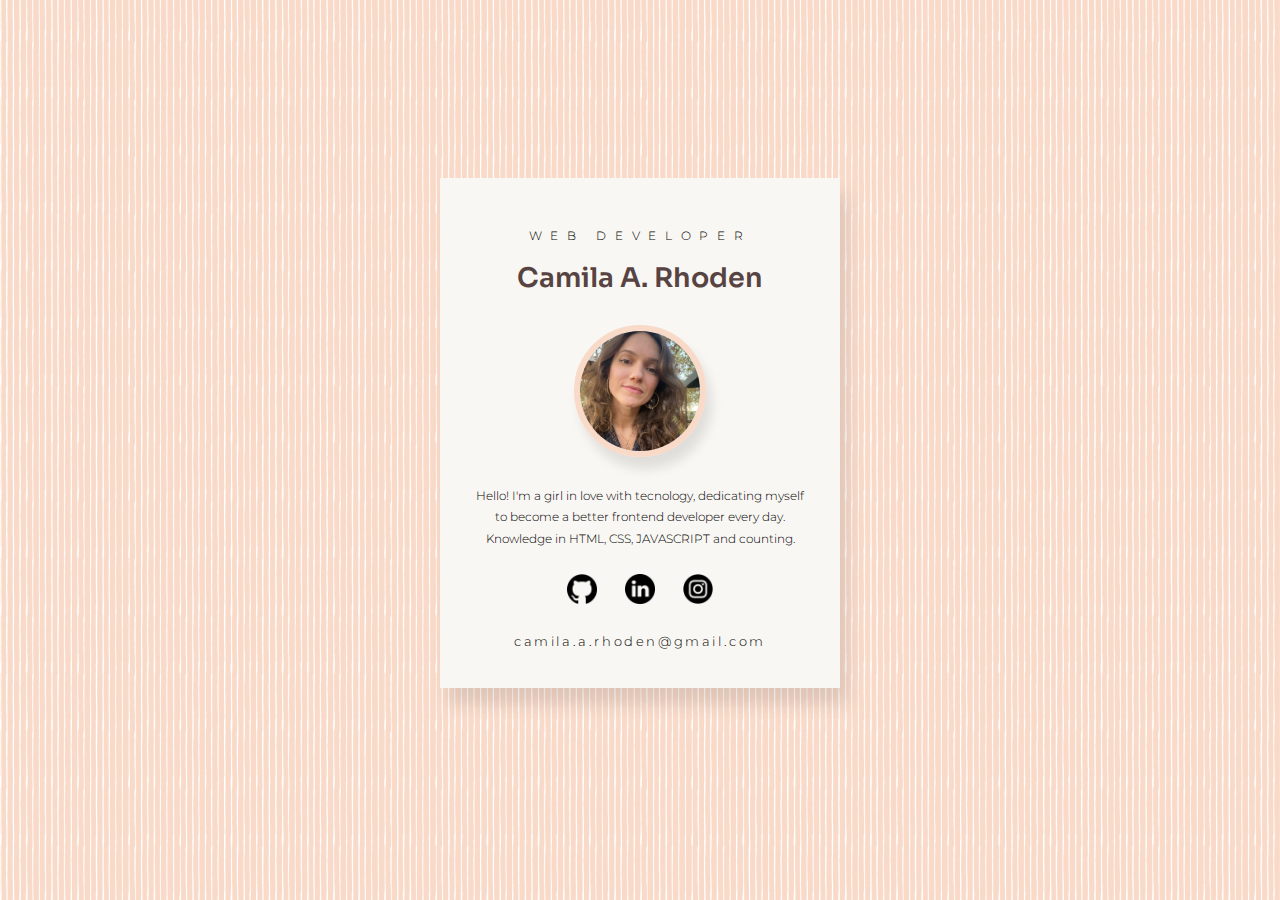
<file: portfolio/cartao/cartao.html>
<!DOCTYPE html>
<html lang="pt-BR">
<head>
    <meta charset="UTF-8">
    <meta http-equiv="X-UA-Compatible" content="IE=edge">
    <meta name="viewport" content="width=device-width, initial-scale=1.0">
    <title>Camila Rhoden's Bussiness Card</title>

    <link rel="stylesheet" href="style.css">

</head>
<body>

    <div class="frame">
        <div class="card">
            <div>
                <div class="title">
                    <h3>WEB DEVELOPER</h3>
                    <h1>Camila A. Rhoden</h1>
                    <img src="img/Camila Profile.jpg" alt="foto de perfil de Camila Rhoden. Mulher, cabelo castanho claro ondulado, olhos castanhos, pele clara." id="profile">
                    <p class="">Hello! I'm a girl in love with tecnology, dedicating myself to become a better frontend developer every day. Knowledge in HTML, CSS, JAVASCRIPT and counting.</p>
                </div>

                <div class="content">
                    <div>
                        <a href="https://github.com/camilarhoden"><img src="img/github.png" alt="ícone do github"></a>
                        <a href="https://www.linkedin.com/in/camila-rhoden/"><img src="img/linkedin.png" alt="ícone do linkedin"></a>
                        <a href="https://www.instagram.com/camilarhoden/"><img src="img/instagram.png" alt="ícone do instagram"></a>
                    </div>
                    <h3>camila.a.rhoden@gmail.com</h3>
                </div>
            </div>
        </div>
    </div>
    
</body>
</html>
</file>
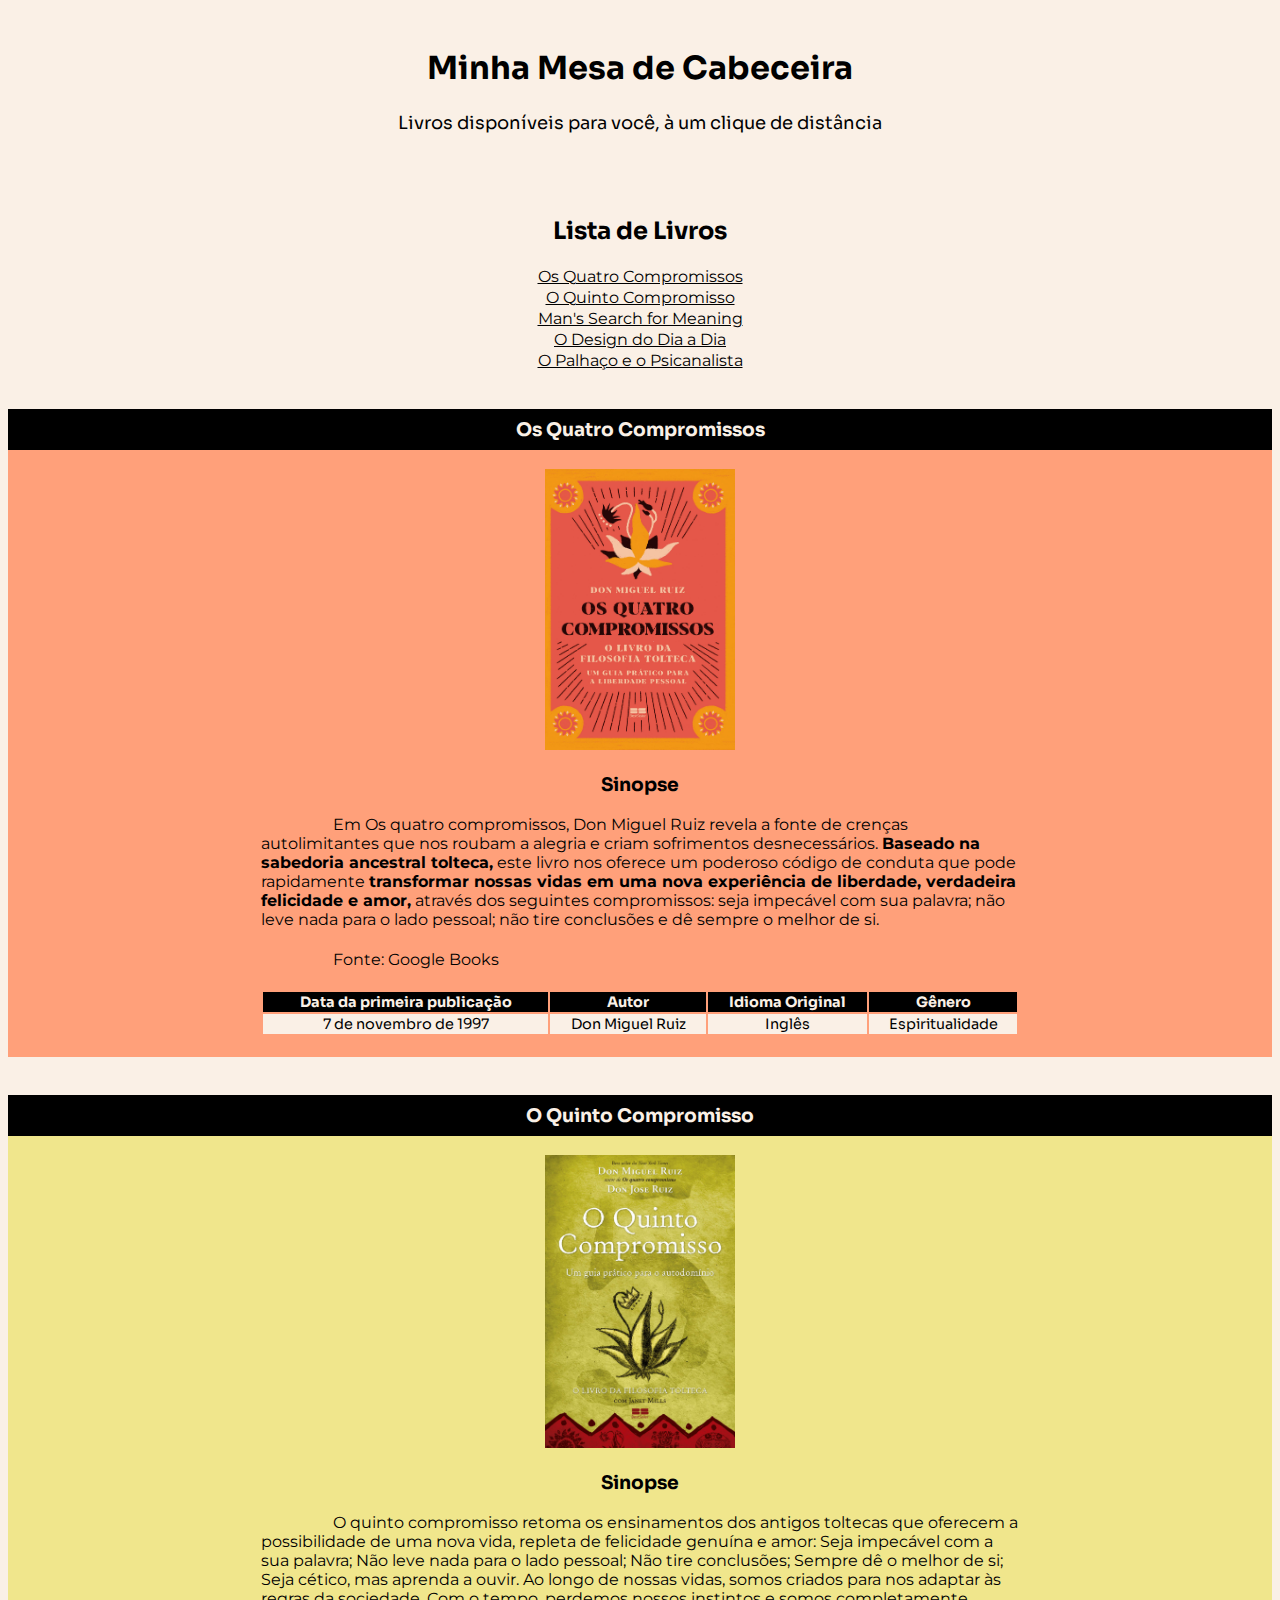
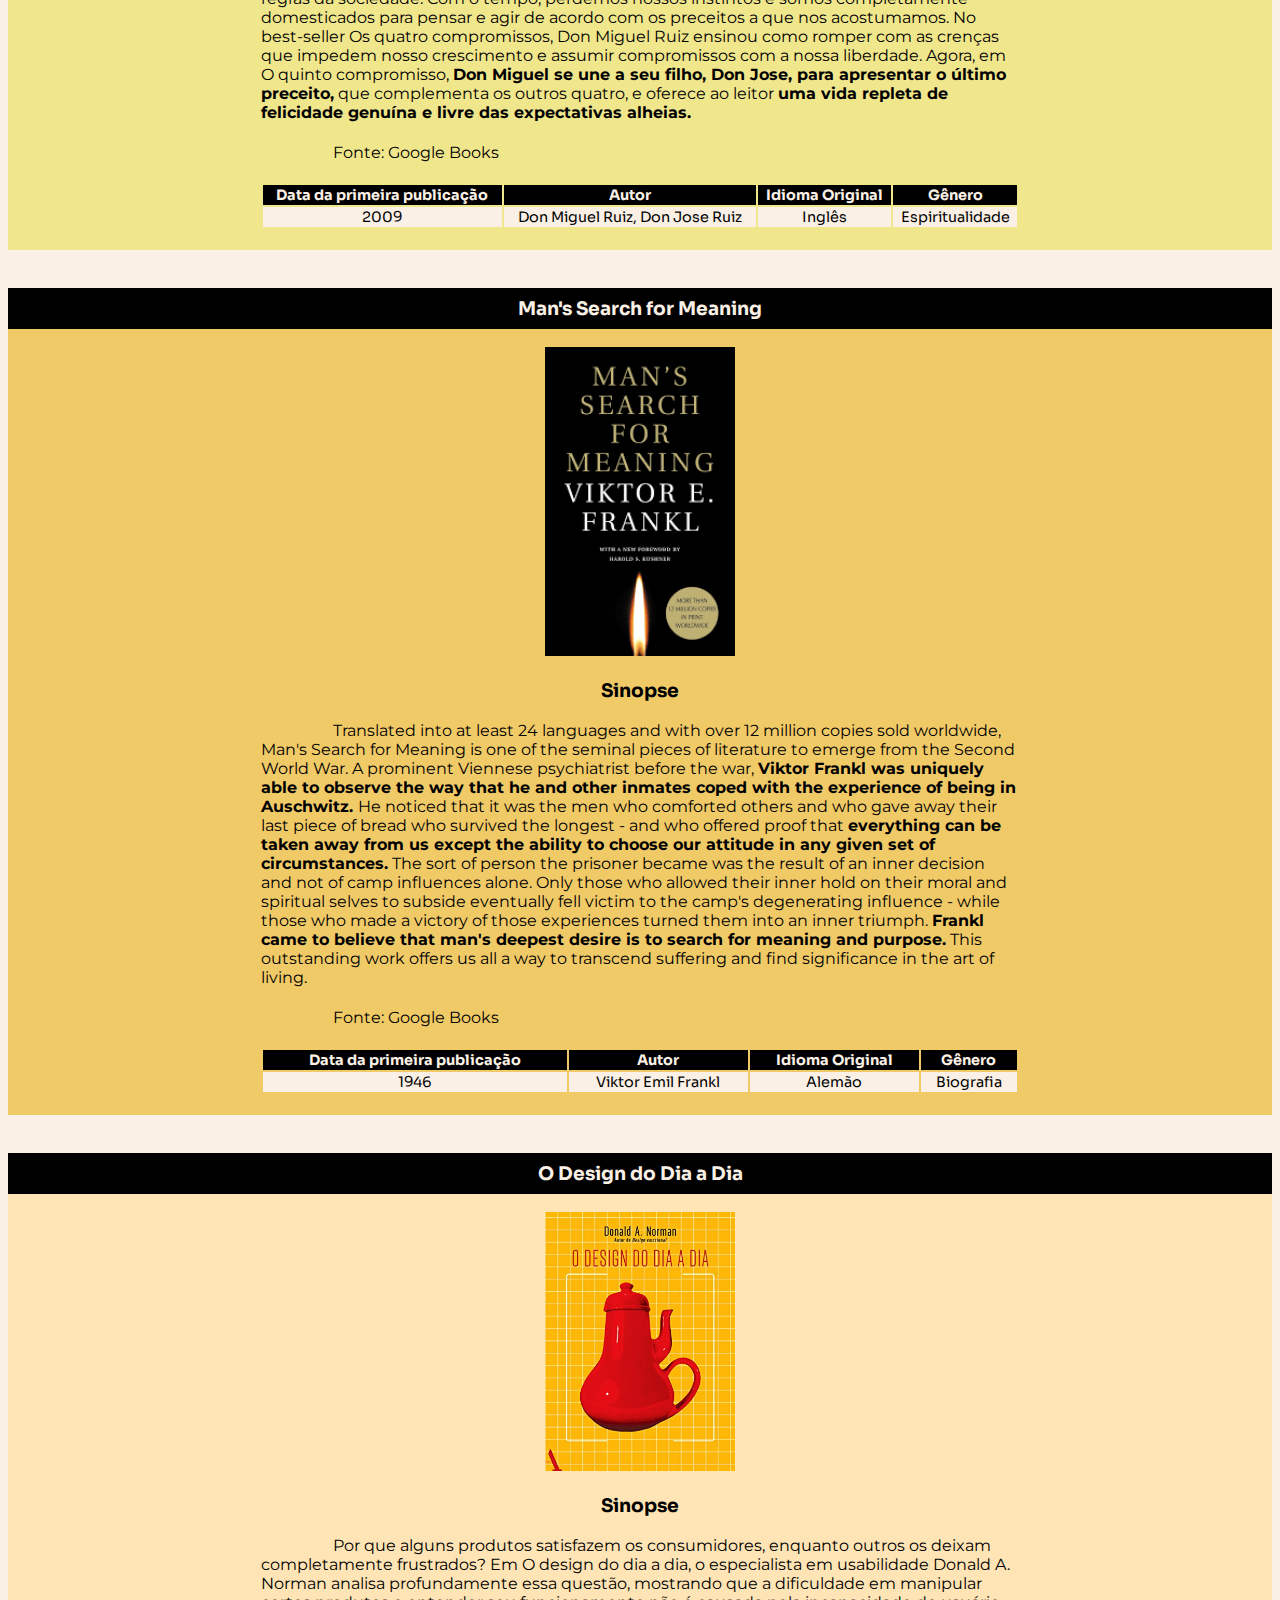
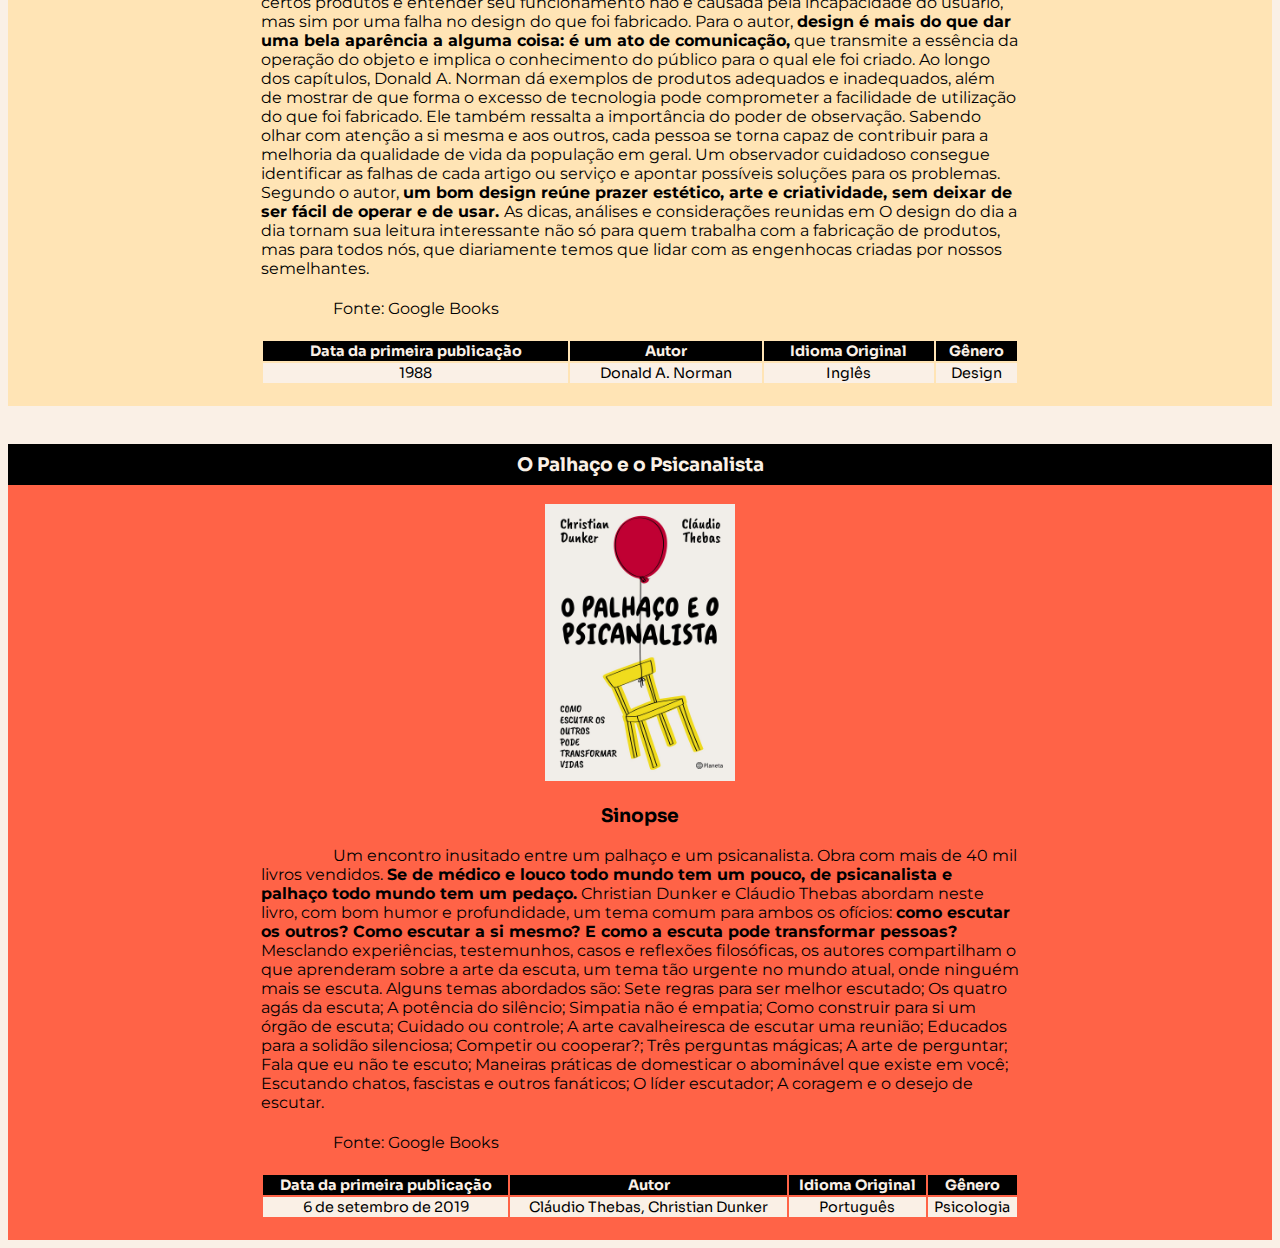
<file: portfolio/estante/estante.html>
<!DOCTYPE html>
<html lang="pt-br">
<head>
    <meta charset="UTF-8">
    <meta http-equiv="X-UA-Compatible" content="IE=edge">
    <meta name="viewport" content="width=device-width, initial-scale=1.0">

    <link rel="stylesheet" href="style.css">

    <link rel="preconnect" href="https://fonts.googleapis.com">
    <link rel="preconnect" href="https://fonts.gstatic.com" crossorigin>
    <link href="https://fonts.googleapis.com/css2?family=Montserrat:wght@400;600&family=Sora:wght@200;400;600&display=swap" rel="stylesheet">

    <title>Minha Mesa de Cabeceira</title>

</head>

<body>

    <div>
        <p><br></p>
        <h1 class="head">Minha Mesa de Cabeceira</h1>
        <h4 class="head"">Livros disponíveis para você, à um clique de distância</h4>
        <p><br></p>
    </div>

    <p><br></p>

    <div id="sumario">
        <h2>Lista de Livros</h2>
            <a href="#livro1"> Os Quatro Compromissos      </a><br>
            <a href="#livro2"> O Quinto Compromisso        </a><br>
            <a href="#livro3"> Man's Search for Meaning    </a><br>
            <a href="#livro4"> O Design do Dia a Dia       </a><br>
            <a href="#livro5"> O Palhaço e o Psicanalista  </a><br>
    </div>
    
    <p><br></p>

    <section id="livro1">
        <h3 class="tituloLivro">Os Quatro Compromissos</h3>
        <img src="img/osquatrocomprimissos.jpg">
        <h3>Sinopse</h3>
        <p> Em Os quatro compromissos, Don Miguel Ruiz revela a fonte de crenças autolimitantes que nos roubam a alegria e criam sofrimentos desnecessários.
        <span>Baseado na sabedoria ancestral tolteca,</span> este livro nos oferece um poderoso código de conduta que pode rapidamente <span> transformar nossas vidas em uma nova experiência de liberdade, verdadeira felicidade e amor,</span> através dos seguintes compromissos: seja impecável com sua palavra; não leve nada para o lado pessoal; não tire conclusões e dê sempre o melhor de si.</p>
        <br>
        <p>Fonte: Google Books</p>
        <br>
        <table>
            <tr>
                <th>Data da primeira publicação </th>
                <th>Autor                       </th>
                <th>Idioma Original             </th>
                <th>Gênero                      </th>
            </tr>

            <tr>
                <td>7 de novembro de 1997       </td>
                <td>Don Miguel Ruiz             </td>
                <td>Inglês                      </td>
                <td>Espiritualidade             </td>
            </tr>

        </table>
        <br>
    </section>

   <p><br></p>

    <section id="livro2">
        <h3 class="tituloLivro">O Quinto Compromisso</h3>
        <img src="img/oquintocompromisso.jpg">
        <h3>Sinopse</h3>
        <p>O quinto compromisso retoma os ensinamentos dos antigos toltecas que oferecem a possibilidade de uma nova vida, repleta de felicidade genuína e amor: Seja impecável com a sua palavra; Não leve nada para o lado pessoal; Não tire conclusões; Sempre dê o melhor de si; Seja cético, mas aprenda a ouvir.
        Ao longo de nossas vidas, somos criados para nos adaptar às regras da sociedade. Com o tempo, perdemos nossos instintos e somos completamente domesticados para pensar e agir de acordo com os preceitos a que nos acostumamos. No best-seller Os quatro compromissos, Don Miguel Ruiz ensinou como romper com as crenças que impedem nosso crescimento e assumir compromissos com a nossa liberdade. Agora, em O quinto compromisso, <span>Don Miguel se une a seu filho, Don Jose, para apresentar o último preceito,</span> que complementa os outros quatro, e oferece ao leitor <span>uma vida repleta de felicidade genuína e livre das expectativas alheias.</span> </p>
        <br>
        <p>Fonte: Google Books</p>
        <br>

        <table>
            <tr>
                <th>Data da primeira publicação </th>
                <th>Autor                       </th>
                <th>Idioma Original             </th>
                <th>Gênero                      </th>
            </tr>

            <tr>
                <td>2009                                </td>
                <td>Don Miguel Ruiz, Don Jose Ruiz      </td>
                <td>Inglês                              </td>
                <td>Espiritualidade                     </td>
            </tr>
        </table>
        <br>
    </section>

    <p><br></p>

    <section id="livro3">
        <h3 class="tituloLivro">Man's Search for Meaning</h3>
        <img src="img/manssearchformeaning.png">
        <h3>Sinopse</h3>
        <p>Translated into at least 24 languages and with over 12 million copies sold worldwide, Man's Search for Meaning is one of the seminal pieces of literature to emerge from the Second World War.
        A prominent Viennese psychiatrist before the war, <span>Viktor Frankl was uniquely able to observe the way that he and other inmates coped with the experience of being in Auschwitz. </span> He noticed that it was the men who comforted others and who gave away their last piece of bread who survived the longest - and who offered proof that <span>everything can be taken away from us except the ability to choose our attitude in any given set of circumstances.</span> The sort of person the prisoner became was the result of an inner decision and not of camp influences alone. Only those who allowed their inner hold on their moral and spiritual selves to subside eventually fell victim to the camp's degenerating influence - while those who made a victory of those experiences turned them into an inner triumph. <span>Frankl came to believe that man's deepest desire is to search for meaning and purpose.</span> This outstanding work offers us all a way to transcend suffering and find significance in the art of living.</p>
        <br>
        <p>Fonte: Google Books</p>
        <br>

        <table>
            <tr>
                <th>Data da primeira publicação </th>
                <th>Autor                       </th>
                <th>Idioma Original             </th>
                <th>Gênero                      </th>
            </tr>

            <tr>
                <td>1946                    </td>
                <td>Viktor Emil Frankl      </td>
                <td>Alemão                  </td>
                <td>Biografia               </td>
            </tr>
        </table>
        <br>
    </section>

    <p><br></p>

    <section id="livro4">
        <h3 class="tituloLivro">O Design do Dia a Dia</h3>
        <img src="img/designdodiaadia.jpg">
        <h3>Sinopse</h3>
        <p>Por que alguns produtos satisfazem os consumidores, enquanto outros os deixam completamente frustrados? Em O design do dia a dia, o especialista em usabilidade Donald A. Norman analisa profundamente essa questão, mostrando que a dificuldade em manipular certos produtos e entender seu funcionamento não é causada pela incapacidade do usuário, mas sim por uma falha no design do que foi fabricado. Para o autor, <span>design é mais do que dar uma bela aparência a alguma coisa: é um ato de comunicação,</span> que transmite a essência da operação do objeto e implica o conhecimento do público para o qual ele foi criado.
        Ao longo dos capítulos, Donald A. Norman dá exemplos de produtos adequados e inadequados, além de mostrar de que forma o excesso de tecnologia pode comprometer a facilidade de utilização do que foi fabricado. Ele também ressalta a importância do poder de observação. Sabendo olhar com atenção a si mesma e aos outros, cada pessoa se torna capaz de contribuir para a melhoria da qualidade de vida da população em geral. Um observador cuidadoso consegue identificar as falhas de cada artigo ou serviço e apontar possíveis soluções para os problemas.
        Segundo o autor, <span>um bom design reúne prazer estético, arte e criatividade, sem deixar de ser fácil de operar e de usar. </span> As dicas, análises e considerações reunidas em O design do dia a dia tornam sua leitura interessante não só para quem trabalha com a fabricação de produtos, mas para todos nós, que diariamente temos que lidar com as engenhocas criadas por nossos semelhantes.</p>
        <br>
        <p>Fonte: Google Books</p>
        <br>

        <table>
            <tr>
                <th>Data da primeira publicação </th>
                <th>Autor                       </th>
                <th>Idioma Original             </th>
                <th>Gênero                      </th>
            </tr>

            <tr>
                <td>1988            </td>
                <td>Donald A. Norman</td>
                <td>Inglês          </td>
                <td>Design          </td>
            </tr>
        </table>
        <br>
    </section>

    <p><br></p>

    <section id="livro5">
        <h3 class="tituloLivro">O Palhaço e o Psicanalista</h3>
        <img src="img/opalhacoeopsicanalista.jpg">
        <h3>Sinopse</h3>
        <p>Um encontro inusitado entre um palhaço e um psicanalista. Obra com mais de 40 mil livros vendidos.
        <span>Se de médico e louco todo mundo tem um pouco, de psicanalista e palhaço todo mundo tem um pedaço.</span> Christian Dunker e Cláudio Thebas abordam neste livro, com bom humor e profundidade, um tema comum para ambos os ofícios: <span>como escutar os outros? Como escutar a si mesmo? E como a escuta pode transformar pessoas?</span> 
        Mesclando experiências, testemunhos, casos e reflexões filosóficas, os autores compartilham o que aprenderam sobre a arte da escuta, um tema tão urgente no mundo atual, onde ninguém mais se escuta.
        Alguns temas abordados são:
        Sete regras para ser melhor escutado; Os quatro agás da escuta; A potência do silêncio; Simpatia não é empatia; Como construir para si um órgão de escuta; Cuidado ou controle; A arte cavalheiresca de escutar uma reunião; Educados para a solidão silenciosa; Competir ou cooperar?; Três perguntas mágicas; A arte de perguntar; Fala que eu não te escuto; Maneiras práticas de domesticar o abominável que existe em você; Escutando chatos, fascistas e outros fanáticos; O líder escutador; A coragem e o desejo de escutar.</p>
        <br>
        <p>Fonte: Google Books</p>
        <br>
        
        <table>
            <tr>
                <th>Data da primeira publicação </th>
                <th>Autor                       </th>
                <th>Idioma Original             </th>
                <th>Gênero                      </th>
            </tr>

            <tr>
                <td>6 de setembro de 2019            </td>
                <td>Cláudio Thebas, Christian Dunker </td>
                <td>Português                        </td>
                <td>Psicologia                       </td>
            </tr>
        </table>
        <br>
    </section>

</body>
</html>
</file>
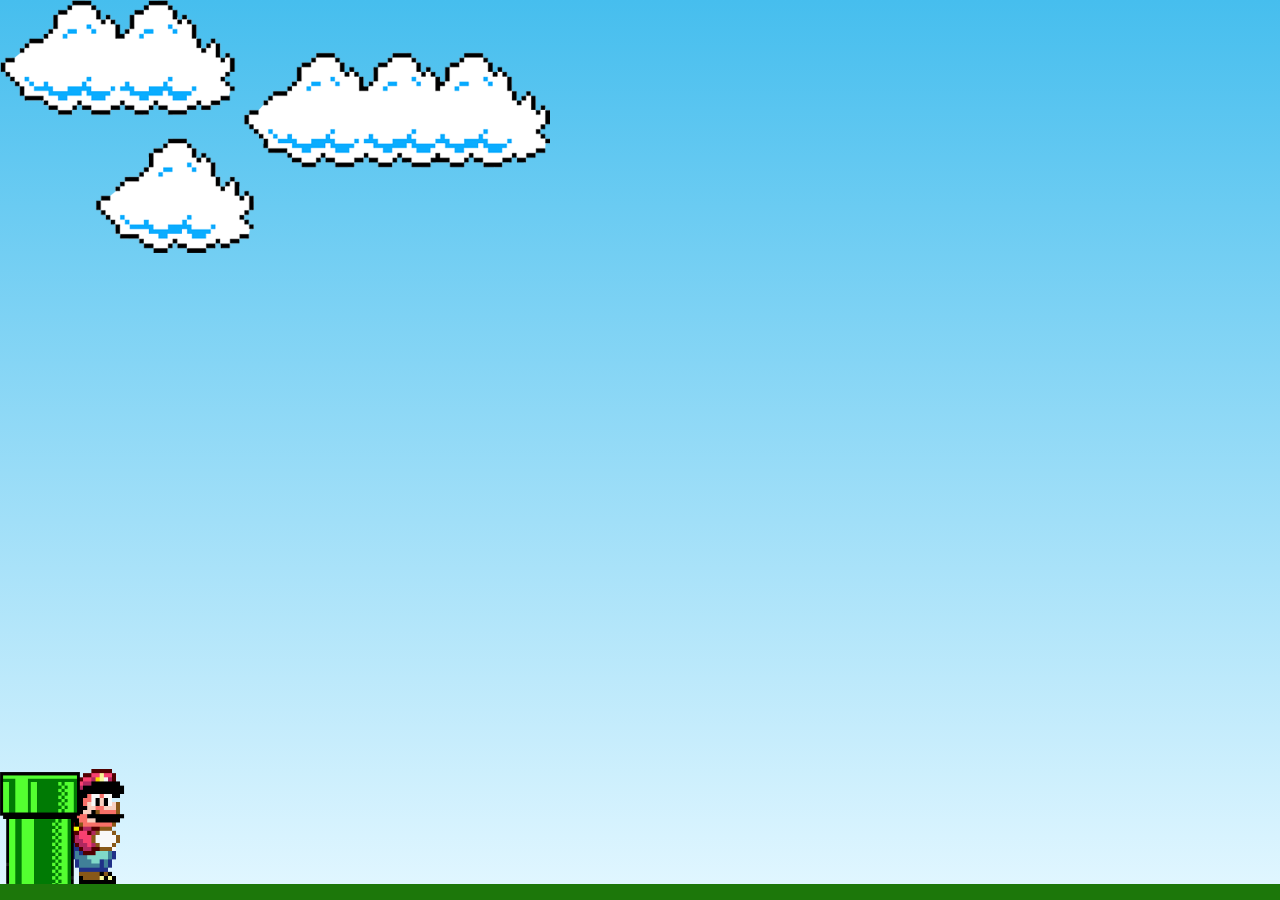
<file: portfolio/mario/mario.html>
<!DOCTYPE html>
<html>
<head>
    <meta charset="UTF-8">
    <meta http-equiv="X-UA-Compatible" content="IE=edge">
    <meta name="viewport" content="width=device-width, initial-scale=1.0">
    <title>Mario Jump</title>

    <link rel="stylesheet" type="text/css" href="style.css">

</head>
<body>

    <div class="game-board">
        <img src="img/clouds.png" alt="" class="clouds">
        <img src="img/mario.gif" alt="" class="mario">
        <img src="img/pipe.png" alt="" class="pipe">

    </div>
    
</body>
    <script type="text/javascript" src="script.js"></script>
</html>
</file>
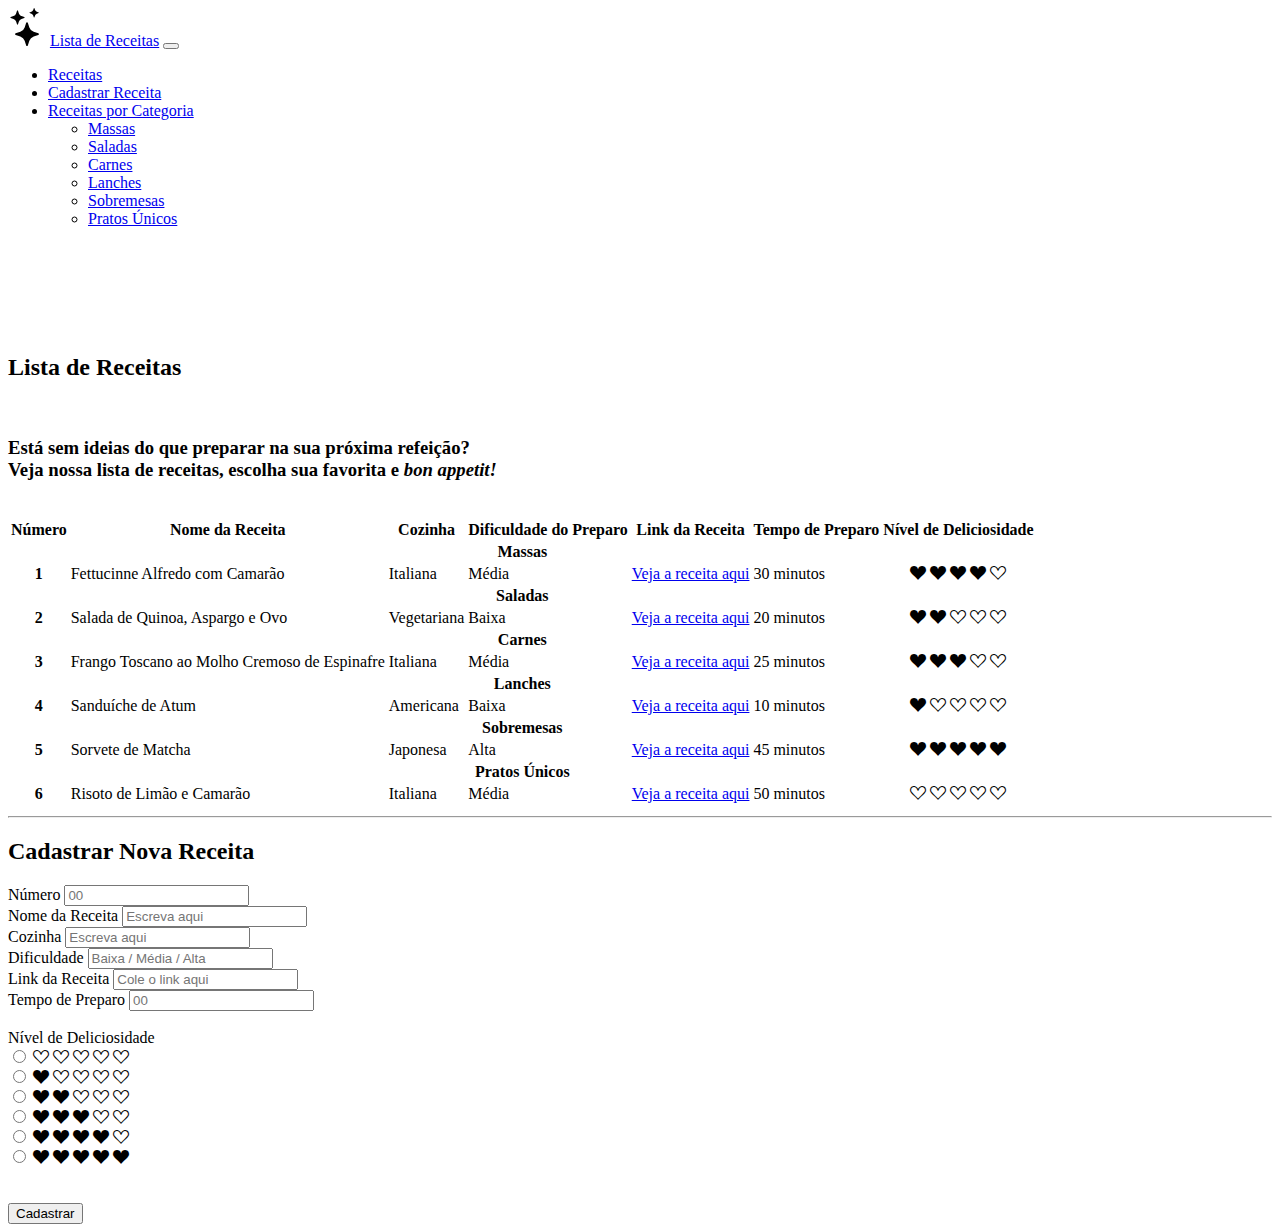
<file: portfolio/receitas/receitas.html>
<!DOCTYPE html>
<html lang="en">
<head>
    <meta charset="UTF-8">
    <meta http-equiv="X-UA-Compatible" content="IE=edge">
    <meta name="viewport" content="width=device-width, initial-scale=1.0">

    <link href="https://cdn.jsdelivr.net/npm/bootstrap@5.2.1/dist/css/bootstrap.min.css" rel="stylesheet" integrity="sha384-iYQeCzEYFbKjA/T2uDLTpkwGzCiq6soy8tYaI1GyVh/UjpbCx/TYkiZhlZB6+fzT" crossorigin="anonymous">
    <script src="https://cdn.jsdelivr.net/npm/@popperjs/core@2.11.6/dist/umd/popper.min.js" integrity="sha384-oBqDVmMz9ATKxIep9tiCxS/Z9fNfEXiDAYTujMAeBAsjFuCZSmKbSSUnQlmh/jp3" crossorigin="anonymous"></script>
    <script src="https://cdn.jsdelivr.net/npm/bootstrap@5.2.1/dist/js/bootstrap.min.js" integrity="sha384-7VPbUDkoPSGFnVtYi0QogXtr74QeVeeIs99Qfg5YCF+TidwNdjvaKZX19NZ/e6oz" crossorigin="anonymous"></script>
    <link rel="stylesheet" href="https://cdn.jsdelivr.net/npm/bootstrap-icons@1.9.1/font/bootstrap-icons.css">
    
    <script type="text/javascript" src="javascript.js"></script>

    <title>Lista de Receitas</title>
</head>

<body>
    
    <nav class="navbar navbar-expand-lg bg-light fixed-top">

        <div class="container-fluid">
          <img style="width: 3%" src="img/stars.svg" alt="">
          <a class="navbar-brand" href="#topo">Lista de Receitas</a>

          <button class="navbar-toggler" type="button" data-bs-toggle="collapse" data-bs-target="#navbarNavDropdown" aria-controls="navbarNavDropdown" aria-expanded="false" aria-label="Toggle navigation">
            <span class="navbar-toggler-icon"></span>
          </button>

          <div class="collapse navbar-collapse" id="navbarNavDropdown">
            <ul class="navbar-nav">

              <li class="nav-item"> 
                <a class="nav-link" href="#tabelaFilmes">Receitas</a> 
              </li>

              <li class="nav-item">
                <a class="nav-link" href="#cadastrarFilme">Cadastrar Receita</a>
              </li>

              <li class="nav-item dropdown">
                <a class="nav-link dropdown-toggle" href="#" role="button" data-bs-toggle="dropdown" aria-expanded="false"> Receitas por Categoria </a>
                <ul class="dropdown-menu">
                    <li> <a class="dropdown-item" href="gAcao">Massas</a> </li>
                    <li> <a class="dropdown-item" href="gAnimacao">Saladas</a> </li>
                    <li> <a class="dropdown-item" href="gRomance">Carnes</a> </li>
                    <li> <a class="dropdown-item" href="gSuspense">Lanches</a> </li>
                    <li> <a class="dropdown-item" href="gComedia">Sobremesas</a> </li>
                    <li> <a class="dropdown-item" href="gDrama">Pratos Únicos</a> </li>
                </ul>
              </li>

            </ul>
          </div>
        </div>
      </nav>

     <!-- <img src="img/image.png" class="img-fluid align-items-start" alt="Responsive image"> -->

     <br>
     <br>
     <br>
     <br>
     <br>

   <div class=""">
        <h2 class="display-1 text-center mb-5">Lista de Receitas</h2>
        <br>
        <h3 class="display-6 text-center mb-5">Está sem ideias do que preparar na sua próxima refeição? <br> 
            Veja nossa lista de receitas, escolha sua favorita e <i>bon appetit!</i> </h3>
   </div>

     <br>    

    <div class="container">
        <table class="table table-hover">
            <thead class="thead-dark">
                <tr>
                    <th scope="col"> Número </th>
                    <th scope="col"> Nome da Receita </th>
                    <th scope="col"> Cozinha </th>
                    <th scope="col"> Dificuldade do Preparo </th>
                    <th scope="col"> Link da Receita </th>
                    <th scope="col"> Tempo de Preparo </th>
                    <th scope="col"> Nível de Deliciosidade </th>
            </thead>

            <tbody>
                <tr>
                    <th class="text-center table-dark" colspan="7" id="massas"> Massas </th>
                </tr>

                <tr>
                    <th scope="row"> 1 </th>
                    <td>Fettucinne Alfredo com Camarão</td>
                    <td>Italiana</td>
                    <td>Média</td>
                    <td> <a href="https://www.saltandlavender.com/easy-shrimp-alfredo/"> Veja a receita aqui </a></td>
                    <td>30 minutos</td>
                    <td class="" align="center" style="text-nowrap" > 
                        <i class="bi bi-suit-heart-fill"></i>
                        <i class="bi bi-suit-heart-fill"></i>
                        <i class="bi bi-suit-heart-fill"></i>
                        <i class="bi bi-suit-heart-fill"></i>
                        <i class="bi bi-suit-heart"></i>
                    </td>
                </tr>

                <tr>
                    <th class="text-center table-dark" colspan="7" id="saladas"> Saladas </th>
                </tr>

                <tr>
                    <th scope="row"> 2 </th>
                    <td> Salada de Quinoa, Aspargo e Ovo </td>
                    <td> Vegetariana </td>
                    <td>Baixa</td>
                    <td> <a href="https://www.bbcgoodfood.com/recipes/quinoa-with-roast-asparagus-eggs-capers"> Veja a receita aqui </a></td>
                    <td>20 minutos</td>
                    <td class="" align="center" style="text-nowrap" > 
                        <i class="bi bi-suit-heart-fill"></i>
                        <i class="bi bi-suit-heart-fill"></i>
                        <i class="bi bi-suit-heart"></i>
                        <i class="bi bi-suit-heart"></i>
                        <i class="bi bi-suit-heart"></i>
                    </td>
                </tr>

                <tr>
                    <th class="text-center table-dark" colspan="7" id="carnes"> Carnes </th>
                </tr>

                <tr>
                    <th scope="row"> 3 </th>
                    <td> Frango Toscano ao Molho Cremoso de Espinafre</td>
                    <td> Italiana </td>
                    <td>Média</td>
                    <td> <a href="https://www.saltandlavender.com/creamy-tuscan-chicken/"> Veja a receita aqui </a></td>
                    <td>25 minutos</td>
                    <td class="" align="center" style="text-nowrap" > 
                        <i class="bi bi-suit-heart-fill"></i>
                        <i class="bi bi-suit-heart-fill"></i>
                        <i class="bi bi-suit-heart-fill"></i>
                        <i class="bi bi-suit-heart"></i>
                        <i class="bi bi-suit-heart"></i>
                    </td>
                </tr>

                <tr>
                    <th class="text-center table-dark" colspan="7" id="lanches"> Lanches </th>
                </tr>

                <tr>
                    <th scope="row"> 4 </th>
                    <td> Sanduíche de Atum </td>
                    <td> Americana </td>
                    <td>Baixa</td>
                    <td> <a href="https://www.saltandlavender.com/tuna-salad/"> Veja a receita aqui </a></td>
                    <td>10 minutos</td>
                    <td class="" align="center" style="text-nowrap" > 
                        <i class="bi bi-suit-heart-fill"></i>
                        <i class="bi bi-suit-heart"></i>
                        <i class="bi bi-suit-heart"></i>
                        <i class="bi bi-suit-heart"></i>
                        <i class="bi bi-suit-heart"></i>
                    </td>
                </tr>

                <tr>
                    <th class="text-center table-dark" colspan="7" id="sobremesas"> Sobremesas </th>
                </tr>

                <tr>
                    <th scope="row"> 5 </th>
                    <td> Sorvete de Matcha </td>
                    <td> Japonesa </td>
                    <td>Alta</td>
                    <td> <a href="https://www.bbcgoodfood.com/recipes/mochi-ice-cream"> Veja a receita aqui </a></td>
                    <td>45 minutos</td>
                    <td class="" align="center" style="text-nowrap" > 
                        <i class="bi bi-suit-heart-fill"></i>
                        <i class="bi bi-suit-heart-fill"></i>
                        <i class="bi bi-suit-heart-fill"></i>
                        <i class="bi bi-suit-heart-fill"></i>
                        <i class="bi bi-suit-heart-fill"></i>
                    </td>
                </tr>

                <tr>
                    <th class="text-center table-dark" colspan="7" id="pratosUnicos"> Pratos Únicos </th>
                </tr>

                <tr>
                    <th scope="row"> 6 </th>
                    <td> Risoto de Limão e Camarão </td>
                    <td> Italiana </td>
                    <td>Média</td>
                    <td> <a href="https://www.saltandlavender.com/lemon-risotto-with-shrimp/"> Veja a receita aqui </a></td>
                    <td>50 minutos</td>
                    <td class="" align="center" style="text-nowrap" > 
                        <i class="bi bi-suit-heart"></i>
                        <i class="bi bi-suit-heart"></i>
                        <i class="bi bi-suit-heart"></i>
                        <i class="bi bi-suit-heart"></i>
                        <i class="bi bi-suit-heart"></i>
                    </td>
                </tr>

                <tr id="inserirTabela">
                </tr>

            </tbody>
        </table>

     </div>

                <div class="m-5">
                    <hr class="border-primary border-3 opacity-75">
                </div>
        

                <div class="container mb-5">
                    <h2 class="text-center">Cadastrar Nova Receita</h2>
                    
                    <form name="cadastrarNovaReceita" onsubmit="event.preventDefault()">
        
                        <div class="row">
                            <div class="mb-3 col">
                                <label for="numeroReceita" class="form-label">Número</label>
                                <input type="text" class="form-control" id="numeroReceita" placeholder="00" name="numero" required>
                            </div>
        
                            <div class="mb-3 col">
                                <label for="nomeReceita" class="form-label">Nome da Receita</label>
                                <input type="text" class="form-control" id="nomeReceita" placeholder="Escreva aqui" name="nome" required>
                            </div>
                        </div>
        
                        <div class="row">
                            <div class="mb-3 col">
                                <label for="cozinha" class="form-label">Cozinha</label>
                                <input type="text" class="form-control" id="cozinha" placeholder="Escreva aqui" name="cozinha" required>
                            </div>
        
                            <div class="mb-3 col">
                                <label for="dificuldadePreparo" class="form-label">Dificuldade</label>
                                <input type="text" class="form-control" id="dificuldadePreparo" placeholder="Baixa / Média / Alta" name="dificuldade" required>
                            </div>
                        </div>

                        <div>
                            
                            <div class="mb-3 col">
                                <label for="linkReceita" class="form-label">Link da Receita</label>
                                <input type="text" class="form-control" id="linkReceita" placeholder="Cole o link aqui" name="link" required>
                            </div>

                            <div class="mb-3 col">
                                <label for="tempoDePreparo" class="form-label">Tempo de Preparo</label>
                                <input type="number" class="form-control" id="tempoDePreparo" placeholder="00" name="tempo" required>
                            </div>
                        </div>

                        <br>

                        <div class="mb-3 col">
                            <label for="nivelDeliciosidade" class="form-label">Nível de Deliciosidade</label>

                        <div class="form-check form-check-inline">
                            <input class="form-check-input" type="radio" name="inlineRadioOptions" id="radioDeliciosidade0" value="deliciosidade0" required>
                            <label class="form-check-label" for="deliciosidade0">
                                <i class="bi bi-suit-heart"></i>
                                <i class="bi bi-suit-heart"></i>
                                <i class="bi bi-suit-heart"></i>
                                <i class="bi bi-suit-heart"></i>
                                <i class="bi bi-suit-heart"></i>
                            </label>
                        </div>

                        <div class="form-check form-check-inline">
                            <input class="form-check-input" type="radio" name="inlineRadioOptions" id="radioDeliciosidade1" value="deliciosidade1" required>
                            <label class="form-check-label" for="deliciosidade1">
                                <i class="bi bi-suit-heart-fill"></i>
                                <i class="bi bi-suit-heart"></i>
                                <i class="bi bi-suit-heart"></i>
                                <i class="bi bi-suit-heart"></i>
                                <i class="bi bi-suit-heart"></i>
                            </label>
                        </div>

                        <div class="form-check form-check-inline">
                            <input class="form-check-input" type="radio" name="inlineRadioOptions" id="radioDeliciosidade2" value="deliciosidade2" required>
                            <label class="form-check-label" for="deliciosidade2">
                                <i class="bi bi-suit-heart-fill"></i>
                                <i class="bi bi-suit-heart-fill"></i>
                                <i class="bi bi-suit-heart"></i>
                                <i class="bi bi-suit-heart"></i>
                                <i class="bi bi-suit-heart"></i>
                            </label>
                        </div>

                        <div class="form-check form-check-inline">
                            <input class="form-check-input" type="radio" name="inlineRadioOptions" id="radioDeliciosidade3" value="deliciosidade3" required>
                            <label class="form-check-label" for="deliciosidade3">
                                <i class="bi bi-suit-heart-fill"></i>
                                <i class="bi bi-suit-heart-fill"></i>
                                <i class="bi bi-suit-heart-fill"></i>
                                <i class="bi bi-suit-heart"></i>
                                <i class="bi bi-suit-heart"></i>
                            </label>
                        </div>

                        <div class="form-check form-check-inline">
                            <input class="form-check-input" type="radio" name="inlineRadioOptions" id="radioDeliciosidade4" value="deliciosidade4" required>
                            <label class="form-check-label" for="deliciosidade4">
                                <i class="bi bi-suit-heart-fill"></i>
                                <i class="bi bi-suit-heart-fill"></i>
                                <i class="bi bi-suit-heart-fill"></i>
                                <i class="bi bi-suit-heart-fill"></i>
                                <i class="bi bi-suit-heart"></i>
                            </label>
                        </div>

                        <div class="form-check form-check-inline">
                            <input class="form-check-input" type="radio" name="inlineRadioOptions" id="radioDeliciosidade5" value="deliciosidade5" required>
                            <label class="form-check-label" for="deliciosidade5">
                                <i class="bi bi-suit-heart-fill"></i>
                                <i class="bi bi-suit-heart-fill"></i>
                                <i class="bi bi-suit-heart-fill"></i>
                                <i class="bi bi-suit-heart-fill"></i>
                                <i class="bi bi-suit-heart-fill"></i>
                            </label>
                        </div>
                        
                        <br>
                        <br>

                        <div class="col-auto">
                            <button type="submit" class="btn btn-dark mb-3" onclick="insere()">Cadastrar</button>
                        </div>

                    </form>
                </div>

    </div>

</body>
</html>
</file>
<file: portfolio/cartao/style.css>
@import url('https://fonts.googleapis.com/css2?family=Montserrat:wght@300;500&family=Sora:wght@200;400;600&display=swap');

body {
    background: #f9dac9;
    font-family: montserrat, sans-serif;
    background-image: url("pattern/Pattern7.png");
    background-size: 4%;
    background-repeat: repeat-x repeat-y;
}

.frame {
    position: absolute;
    background-color: #f9f7f3;
    top: 42%;
    left: 50%;
    width: 400px;
    height: 510px;
    margin-top: -200px;
    margin-left: -200px;
    box-shadow: 8px 16px 16px rgba(0, 0, 0, 0.1);
}

.frame, .card {
    display: flex;
    align-items: center;
    justify-content: center;
    text-align: center;
} 

.title h1 {
    font-family: sora, montserrat, sans-serif;
    text-align: center;
    font-weight: 600;
    font-size: 27px;
    margin: 18px;
    color:  #574342;
}

.title h3 {
    font-family:  montserrat, sans-serif;
    text-align: center;
    font-weight: 300;
    font-size: 12px;
    letter-spacing: 0.72em;
    margin-top: 24px;
    margin-bottom: 18px;
}

.title p {
    font-family: montserrat, sans-serif;
    text-align: center;
    font-weight: 300;
    width: 340px;
    font-size: 12px;
    line-height: 180%;
}

#profile {
    width: 120px;
    border-radius: 66px;
    border-style: solid;
    border-width: 6px;
    border-color: #f9dac9;
    box-shadow: 6px 12px 12px rgba(0, 0, 0, 0.1);
}

.content {
    text-align: center;
}

.content h2 {
    font-size: 24px;
    font-weight: 300;
    margin: 18px;
    margin-top: -12px;
    color:  #85bca0;
}

.content h3 {
    color: r#574342;
    font-family: montserrat, sans-serif;
    font-weight: 300;
    letter-spacing: 0.2em;
    font-size: 13px;
}

img {
    width: 30px;
    margin-top: 16px;
    margin-left: 18px;
    align-items: center;
    margin: 12px;
    color: #d29786;
}

img:hover {
    opacity: 0.6;
    cursor: pointer;
}
</file>
<file: portfolio/estante/style.css>
body {
    background-color: linen; 
    font-family: sora, verdana, sans-serif;
    text-align: justify;
}

.head {
    text-align: center;
}

h4 {
    font-style: normal;
    font-weight: 400;
    font-size: 18px;
}

#sumario {
    text-align: center;
    font-weight: bold; 
    list-style-position: inside;
}

a {
    color: black;
    font-weight: 400;
    font-size: 16px;
    font-family: montserrat, Verdana, sans-serif;
}

.tituloLivro {
    background-color: black;
    color: linen;
    text-align: center;
    padding-top: 9px;
    padding-bottom: 9px;
}

img {
    width: 15%;
    align-content: center;
}

p {
    width: 60%;
    font-family: montserrat, Verdana, sans-serif;
    text-align: left;
    text-indent: 4.5em;
    align-content: center;
    margin: auto;
}

table {
    width: 60%; 
    margin: auto; 
    font-size: 90%;
}

th {
    background-color: black;
    color: linen;
}

td {
    background-color:linen;
}

span {
    font-weight: bold;
}

#livro1 {
    background-color: lightsalmon; 
    text-align: center;
}

#livro2 {
    background-color: khaki; 
    text-align: center;
}

#livro3 {
    background-color: rgb(241, 202, 104); 
    text-align: center;
}

#livro4 {
    background-color: moccasin; 
    text-align: center;
}

#livro5 {
    background-color: tomato; 
    text-align: center;
}
</file>
<file: portfolio/mario/style.css>
* {
    margin: 0;
    padding: 0;
    box-sizing: border-box;
}

.game-board {
    width: 100%;
    height: 100vh;
    border-bottom: 16px solid rgb(28, 119, 10);
    margin: 0 auto;
    position: relative;
    overflow: hidden;
    background: linear-gradient(#46beee, #e0f6ff);   
}

.pipe {
    position: absolute;
    bottom: 0;
    width: 80px;
    height: 112px;
    animation: pipe-animation 1s infinite linear;
}

@keyframes pipe-animation {
    from{
        right: -80px;
    }
    to {
        right: 100%;
    }
}

.mario {
    position: absolute;
    bottom: 0;
    width: 150px;
}

.jump {
    animation: jump 500ms infinite ease-out;
}

@keyframes jump {
    0% {
        bottom: 0;
    }

    40% {
        bottom: 180px;
    }

    50% {
        bottom: 180px;
    }

    60% {
        bottom: 180px;
    }

    100% {
        bottom: 0;
    }
}

.clouds {
    position: absolute;
    width: 550px;
    animation: clouds-animation 20s infinite linear;
}

@keyframes clouds-animation {
    from {
        right: -550px;
    }
    to {
        right: 100%;
    }
}
</file>
